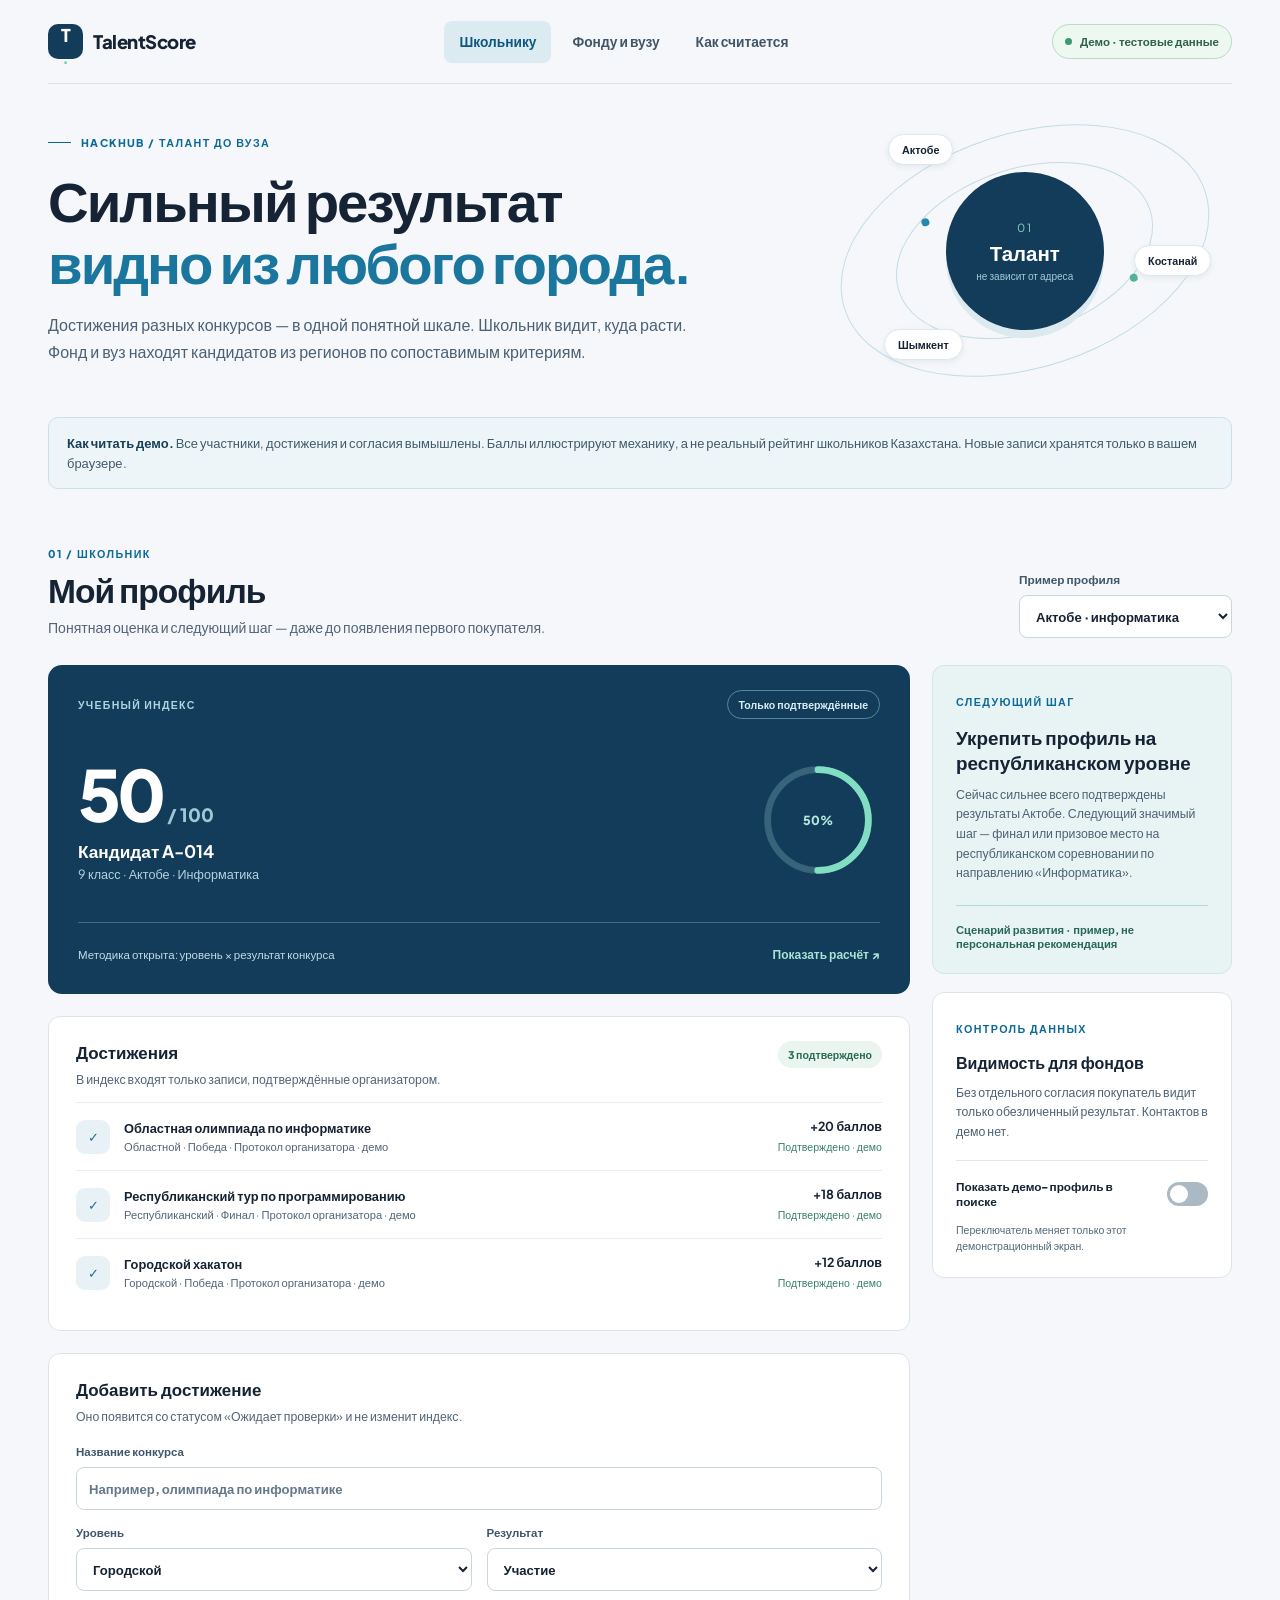
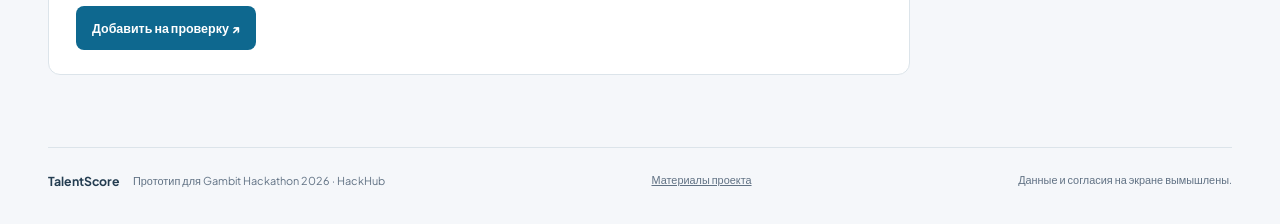
<file: index.html>
<!doctype html>
<html lang="ru">
<head>
  <meta charset="utf-8">
  <meta name="viewport" content="width=device-width, initial-scale=1">
  <meta name="theme-color" content="#f5f7fa">
  <meta name="description" content="TalentScore — прозрачное сравнение достижений школьников из регионов Казахстана. Интерактивный демонстрационный прототип для HackHub.">
  <title>TalentScore — талант виден по делу</title>
  <link rel="preconnect" href="https://fonts.googleapis.com">
  <link rel="preconnect" href="https://fonts.gstatic.com" crossorigin>
  <link href="https://fonts.googleapis.com/css2?family=Plus+Jakarta+Sans:wght@400;500;600;700;800&display=swap" rel="stylesheet">
  <link rel="stylesheet" href="styles.css">
  <script src="app.js" defer></script>
</head>
<body>
  <a class="skip-link" href="#main">К содержимому</a>
  <div class="app-shell">
    <header class="site-header">
      <a class="brand" href="#student" aria-label="TalentScore, главная"><span class="brand-mark" aria-hidden="true">T<span>.</span></span><span>TalentScore</span></a>
      <nav class="main-nav" aria-label="Разделы прототипа">
        <button class="nav-link is-active" data-view="student" aria-current="page">Школьнику</button>
        <button class="nav-link" data-view="buyer">Фонду и вузу</button>
        <button class="nav-link" data-view="method">Как считается</button>
      </nav>
      <span class="demo-badge"><span class="demo-dot"></span> Демо · тестовые данные</span>
    </header>

    <main id="main">
      <section class="intro" aria-labelledby="intro-title">
        <div class="intro-copy">
          <div class="eyebrow"><span class="eyebrow-line"></span> HACKHUB / ТАЛАНТ ДО ВУЗА</div>
          <h1 id="intro-title">Сильный результат<br><em>видно из любого города.</em></h1>
          <p>Достижения разных конкурсов — в одной понятной шкале. Школьник видит, куда расти. Фонд и вуз находят кандидатов из регионов по сопоставимым критериям.</p>
        </div>
        <div class="intro-graphic" aria-hidden="true">
          <div class="orbit orbit-one"></div><div class="orbit orbit-two"></div>
          <div class="graphic-center"><span>01</span><strong>Талант</strong><small>не зависит от адреса</small></div>
          <span class="graphic-label label-top">Актобе</span><span class="graphic-label label-bottom">Шымкент</span><span class="graphic-label label-right">Костанай</span>
        </div>
      </section>

      <div class="notice" role="note"><strong>Как читать демо.</strong> Все участники, достижения и согласия вымышлены. Баллы иллюстрируют механику, а не реальный рейтинг школьников Казахстана. Новые записи хранятся только в вашем браузере.</div>

      <section id="student-view" class="view" aria-labelledby="student-title">
        <div class="section-head"><div><span class="kicker">01 / ШКОЛЬНИК</span><h2 id="student-title">Мой профиль</h2><p>Понятная оценка и следующий шаг — даже до появления первого покупателя.</p></div><label class="profile-picker">Пример профиля<select id="profile-select"><option value="0">Актобе · информатика</option><option value="1">Шымкент · инженерия</option><option value="2">Костанай · анализ данных</option></select></label></div>
        <div class="student-layout">
          <div class="main-column">
            <article class="score-panel">
              <div class="panel-topline"><span>УЧЕБНЫЙ ИНДЕКС</span><span id="score-state" class="state-pill">Только подтверждённые</span></div>
              <div class="score-main"><div><div class="score-value"><span id="score-number">0</span><span class="score-max">/ 100</span></div><h3 id="profile-name">Кандидат A-014</h3><p id="profile-meta">9 класс · Актобе · Информатика</p></div><div class="score-ring" aria-hidden="true"><svg viewBox="0 0 128 128"><circle class="ring-track" cx="64" cy="64" r="52"/><circle id="ring-progress" class="ring-progress" cx="64" cy="64" r="52"/></svg><span id="ring-label">0</span></div></div>
              <div class="score-foot"><span>Методика открыта: уровень × результат конкурса</span><button class="text-button" data-view="method">Показать расчёт <span aria-hidden="true">↗</span></button></div>
            </article>
            <div class="content-block"><div class="block-head"><div><h3>Достижения</h3><p>В индекс входят только записи, подтверждённые организатором.</p></div><span id="verified-count" class="count-badge">0 подтверждено</span></div><div id="achievements-list" class="achievement-list"></div></div>
            <div class="content-block add-block"><div class="block-head"><div><h3>Добавить достижение</h3><p>Оно появится со статусом «Ожидает проверки» и не изменит индекс.</p></div></div><form id="achievement-form" class="add-form"><label>Название конкурса<input name="title" required maxlength="80" placeholder="Например, олимпиада по информатике"></label><div class="form-row"><label>Уровень<select name="level"><option value="city">Городской</option><option value="regional">Областной</option><option value="national">Республиканский</option><option value="international">Международный</option></select></label><label>Результат<select name="result"><option value="participant">Участие</option><option value="finalist">Финал</option><option value="medal">Призовое место</option><option value="winner">Победа</option></select></label></div><button class="primary-button" type="submit">Добавить на проверку <span aria-hidden="true">↗</span></button></form></div>
          </div>
          <aside class="side-column"><div class="side-panel next-step"><span class="side-index">СЛЕДУЮЩИЙ ШАГ</span><h3 id="next-title">Следующий шаг</h3><p id="next-copy"></p><div id="next-detail" class="next-detail"></div></div><div class="side-panel privacy-panel"><span class="side-index">КОНТРОЛЬ ДАННЫХ</span><h3>Видимость для фондов</h3><p>Без отдельного согласия покупатель видит только обезличенный результат. Контактов в демо нет.</p><label class="switch-row"><span>Показать демо-профиль в поиске</span><input id="consent-toggle" type="checkbox" role="switch"><span class="switch-track" aria-hidden="true"></span></label><small>Переключатель меняет только этот демонстрационный экран.</small></div></aside>
        </div>
      </section>

      <section id="buyer-view" class="view" aria-labelledby="buyer-title" hidden>
        <div class="section-head"><div><span class="kicker">02 / ФОНД И ВУЗ</span><h2 id="buyer-title">Найти талант в регионе</h2><p>Сравнивайте подтверждённые результаты по единой шкале. Личные данные закрыты до согласия.</p></div></div>
        <div class="buyer-layout"><aside class="filters"><div class="filter-head"><h3>Фильтры</h3><button id="reset-filters" class="text-button">Сбросить</button></div><label>Направление<select id="filter-domain"><option value="all">Все направления</option><option value="CS">Информатика</option><option value="Engineering">Инженерия</option><option value="Data">Анализ данных</option></select></label><label>Регион<select id="filter-region"><option value="all">Все регионы</option><option value="Актобе">Актобе</option><option value="Шымкент">Шымкент</option><option value="Костанай">Костанай</option></select></label><label>Индекс от <output id="min-output">0</output><input id="filter-min" type="range" min="0" max="90" step="10" value="0"></label><div class="filter-note">Результаты этой страницы сформированы из вымышленных профилей. Реального поиска и доступа к детям нет.</div></aside><div class="results"><div class="results-head"><h3>Кандидаты <span id="result-count">0</span></h3><span>По убыванию индекса</span></div><div id="candidate-list" class="candidate-list"></div><div id="empty-results" class="empty-results" hidden><strong>По этим условиям никого нет</strong><p>Попробуйте расширить регион или снизить минимальный индекс.</p></div></div></div>
        <div class="business-strip"><div><span class="kicker">МОДЕЛЬ ПИЛОТА</span><h3>Для первого клиента — отбор по запросу</h3><p>Гипотеза цены: 150 000 ₸ за месяц пилота для фонда или приёмной комиссии. Оплата за доступ к обезличенной подборке и согласованные знакомства. Цена не подтверждена интервью.</p></div><a href="#method" class="outline-button" data-view="method">Принципы отбора <span aria-hidden="true">↗</span></a></div>
      </section>

      <section id="method-view" class="view" aria-labelledby="method-title" hidden><div class="section-head"><div><span class="kicker">03 / МЕТОДИКА</span><h2 id="method-title">Баллы, которые можно объяснить</h2><p>Прозрачная модель для демонстрации. Коэффициенты и качество источников должны быть проверены с партнёрами до реального запуска.</p></div></div><div class="method-grid"><div class="method-main"><div class="formula"><span>ФОРМУЛА ДЕМО</span><strong>Индекс = min(100, Σ баллов подтверждённых достижений)</strong><p>Баллы достижения = вес уровня × коэффициент результата. Непроверенные записи дают 0 баллов. Здесь нет «Elo» и национального перцентиля без данных реальной выборки.</p></div><div class="weight-table-wrap"><table><caption>Веса событий</caption><thead><tr><th scope="col">Уровень</th><th scope="col">Базовый вес</th></tr></thead><tbody><tr><td>Городской</td><td>12</td></tr><tr><td>Областной</td><td>20</td></tr><tr><td>Республиканский</td><td>30</td></tr><tr><td>Международный</td><td>40</td></tr></tbody></table></div><div class="weight-table-wrap"><table><caption>Коэффициенты результата</caption><thead><tr><th scope="col">Результат</th><th scope="col">Множитель</th></tr></thead><tbody><tr><td>Участие</td><td>0,25</td></tr><tr><td>Финал</td><td>0,60</td></tr><tr><td>Призовое место</td><td>0,80</td></tr><tr><td>Победа</td><td>1,00</td></tr></tbody></table></div></div><aside class="method-side"><div class="side-panel"><span class="side-index">ИСТОЧНИК ДОВЕРИЯ</span><h3>Подтверждает организатор</h3><p>В рабочем продукте организатор передаёт итоговый протокол с кодами участников и результатами. Запись сопоставляется с профилем только после подтверждения школьником и законным представителем.</p></div><div class="side-panel"><span class="side-index">МИНИМУМ ДАННЫХ</span><h3>Покупатель видит только нужное</h3><p>По умолчанию: псевдоним, регион, направление, индекс и источник результата. Контакт возможен только после отдельного согласия. Заявку можно отозвать.</p></div><div class="side-panel"><span class="side-index">ОГРАНИЧЕНИЕ</span><h3>Сравнение внутри направления</h3><p>Индекс информатики нельзя честно сравнивать с инженерией без калибровки. Демо показывает фильтр по специализации; валидировать веса предстоит на исторических данных.</p></div></aside></div></section>
    </main>
    <footer class="site-footer"><div><strong>TalentScore</strong><span>Прототип для Gambit Hackathon 2026 · HackHub</span></div><a href="materials.html">Материалы проекта</a><span>Данные и согласия на экране вымышлены.</span></footer>
  </div>
</body>
</html>
</file>
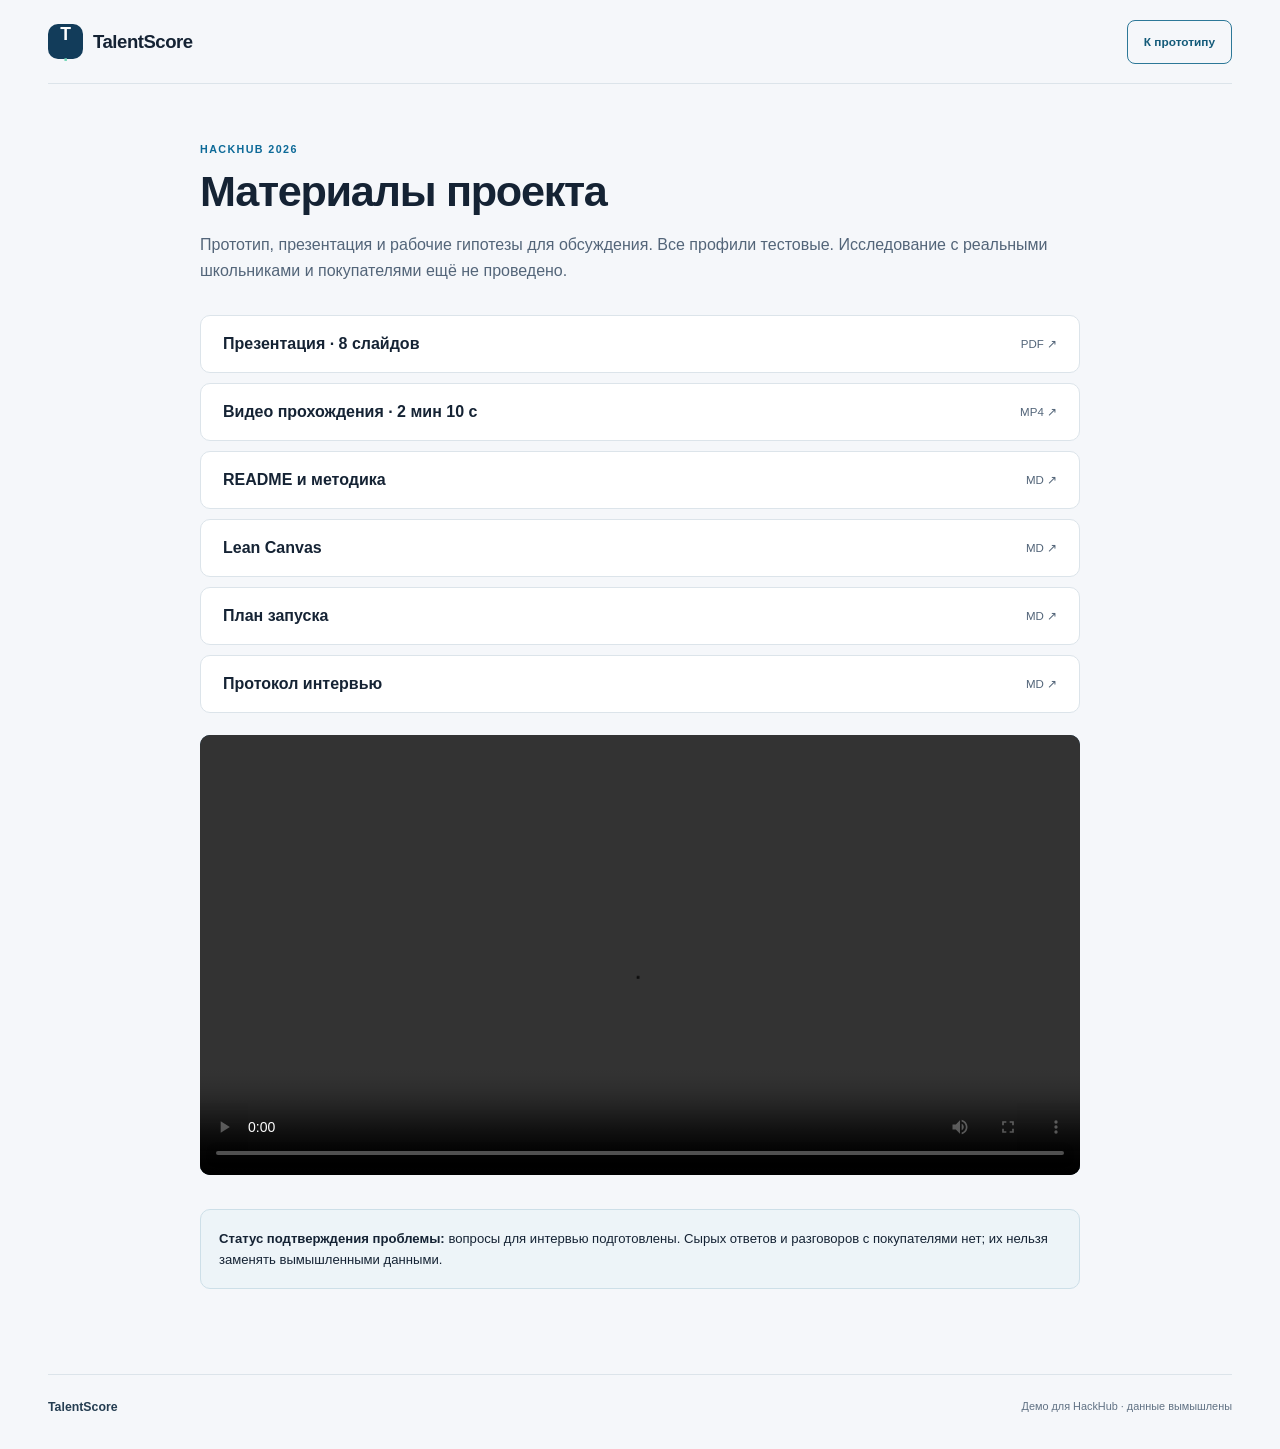
<file: materials.html>
<!doctype html><html lang="ru"><head><meta charset="utf-8"><meta name="viewport" content="width=device-width,initial-scale=1"><title>Материалы — TalentScore</title><link rel="stylesheet" href="styles.css"><style>.materials{max-width:880px;margin:55px auto 85px}.materials h1{font-size:2.7rem;letter-spacing:-.03em;margin:10px 0}.materials>p{color:#536579;line-height:1.65}.material-list{display:grid;gap:10px;margin-top:30px}.material-list a{display:flex;align-items:center;justify-content:space-between;gap:20px;background:#fff;border:1px solid #dce4ea;border-radius:10px;padding:19px 22px;text-decoration:none;font-weight:800}.material-list a:hover{background:#edf4f8}.material-list small{font-size:.72rem;color:#536579;font-weight:400}.materials video{width:100%;margin-top:22px;border-radius:10px;background:#123c5a}.materials .note{background:#edf4f8;border:1px solid #cddfe8;padding:18px;border-radius:10px;margin-top:30px;font-size:.82rem;line-height:1.6}</style></head><body><div class="app-shell"><header class="site-header"><a class="brand" href="index.html"><span class="brand-mark" aria-hidden="true">T<span>.</span></span><span>TalentScore</span></a><a class="outline-button" href="index.html">К прототипу</a></header><main class="materials"><span class="kicker">HACKHUB 2026</span><h1>Материалы проекта</h1><p>Прототип, презентация и рабочие гипотезы для обсуждения. Все профили тестовые. Исследование с реальными школьниками и покупателями ещё не проведено.</p><div class="material-list"><a href="TalentScore_HackHub.pdf"><span>Презентация · 8 слайдов</span><small>PDF ↗</small></a><a href="TalentScore_demo.mp4"><span>Видео прохождения · 2 мин 10 с</span><small>MP4 ↗</small></a><a href="README.md"><span>README и методика</span><small>MD ↗</small></a><a href="LEAN_CANVAS.md"><span>Lean Canvas</span><small>MD ↗</small></a><a href="PLAN_ZAPUSKA.md"><span>План запуска</span><small>MD ↗</small></a><a href="PROVERKA_PROBLEMY.md"><span>Протокол интервью</span><small>MD ↗</small></a></div><video controls preload="metadata" aria-label="Видео прохождения TalentScore"><source src="TalentScore_demo.mp4" type="video/mp4">Ваш браузер не поддерживает видео.</video><div class="note"><strong>Статус подтверждения проблемы:</strong> вопросы для интервью подготовлены. Сырых ответов и разговоров с покупателями нет; их нельзя заменять вымышленными данными.</div></main><footer class="site-footer"><strong>TalentScore</strong><span>Демо для HackHub · данные вымышлены</span></footer></div></body></html>
</file>
<file: styles.css>
:root{font-family:'Plus Jakarta Sans',Arial,sans-serif;color:#152334;background:#f5f7fa;font-synthesis:none;--ink:#152334;--muted:#536579;--line:#dce4ea;--blue:#146899;--deep:#123c5a;--wash:#edf4f8;--green:#266c5b}*{box-sizing:border-box}html{scroll-behavior:smooth}body{margin:0;min-width:320px}button,input,select{font:inherit}button{cursor:pointer}a{color:inherit}button:focus-visible,a:focus-visible,input:focus-visible,select:focus-visible{outline:3px solid #ffb347;outline-offset:3px}.skip-link{position:absolute;left:-999px;top:10px;background:#fff;padding:10px;z-index:10}.skip-link:focus{left:10px}.app-shell{max-width:1440px;margin:auto;padding:0 48px}.site-header{height:84px;display:flex;align-items:center;justify-content:space-between;gap:24px;border-bottom:1px solid var(--line)}.brand{display:flex;align-items:center;gap:10px;text-decoration:none;font-size:1.16rem;font-weight:800;letter-spacing:-.025em;white-space:nowrap}.brand-mark{width:35px;height:35px;border-radius:10px;background:var(--deep);color:#fff;display:grid;place-items:center;font-size:1.1rem}.brand-mark span{color:#77d7b9}.main-nav{display:flex;gap:6px;align-self:stretch;align-items:center}.nav-link{height:42px;border:0;background:transparent;padding:0 15px;border-radius:8px;color:#415569;font-weight:700;font-size:.86rem;transition:background .2s,color .2s}.nav-link:hover{background:#e8eef3}.nav-link.is-active{background:#dceaf2;color:#0c587f}.demo-badge{display:inline-flex;align-items:center;gap:8px;font-size:.72rem;font-weight:800;color:#30614f;border:1px solid #bcd9ca;background:#edf8f1;padding:9px 12px;border-radius:100px;white-space:nowrap}.demo-dot{width:7px;height:7px;background:#3c9a71;border-radius:50%}.intro{min-height:318px;display:grid;grid-template-columns:1.3fr .7fr;align-items:center;overflow:hidden}.intro-copy{padding:52px 0}.eyebrow,.kicker,.side-index{font-size:.67rem;font-weight:800;letter-spacing:.13em;color:#0d6a98}.eyebrow{display:flex;align-items:center;gap:10px}.eyebrow-line{height:1px;width:23px;background:#0d6a98}.intro h1{font-size:clamp(2.25rem,4.4vw,4.65rem);line-height:1.1;letter-spacing:-.035em;margin:20px 0 18px;max-width:850px;text-wrap:balance}.intro h1 em{color:#1b769e;font-style:normal}.intro p{color:#4b6176;line-height:1.7;font-size:1rem;max-width:650px;margin:0}.intro-graphic{height:278px;position:relative;display:flex;align-items:center;justify-content:center;isolation:isolate}.orbit{position:absolute;border:1px solid #c3dce7;border-radius:50%;transform:rotate(-18deg)}.orbit-one{width:265px;height:165px}.orbit-two{width:380px;height:235px}.orbit:after{content:'';position:absolute;width:8px;height:8px;border-radius:50%;background:#2489ae;top:12%;left:16%}.orbit-two:after{top:74%;left:74%;background:#52b39b}.graphic-center{width:158px;height:158px;background:var(--deep);border-radius:50%;color:white;display:flex;flex-direction:column;justify-content:center;align-items:center;box-shadow:0 8px 0 #dceaf0;z-index:1}.graphic-center span{font-size:.7rem;letter-spacing:.2em;color:#8ed3c3}.graphic-center strong{font-size:1.28rem;margin-top:6px}.graphic-center small{font-size:.63rem;margin-top:4px;color:#a5c8d6}.graphic-label{position:absolute;background:#fff;border:1px solid #dce8ed;border-radius:100px;padding:8px 13px;font-size:.67rem;font-weight:800;box-shadow:0 2px 5px #c8d4da66}.label-top{top:22px;left:17%}.label-bottom{bottom:30px;left:16%}.label-right{right:5%;top:48%}.notice{border:1px solid #cddfe8;background:#eef5f8;border-radius:10px;padding:15px 18px;color:#405a6b;font-size:.81rem;line-height:1.55}.notice strong{color:#183f56}.view{padding:52px 0 72px}.view[hidden]{display:none}.section-head{display:flex;align-items:end;justify-content:space-between;gap:24px;margin-bottom:27px}.section-head h2{font-size:2.1rem;letter-spacing:-.03em;line-height:1.2;margin:7px 0}.section-head p{color:var(--muted);margin:0;line-height:1.5;font-size:.88rem;max-width:650px}.profile-picker,.filters label,.add-form label{display:flex;flex-direction:column;gap:8px;font-size:.74rem;font-weight:800;color:#40566a}.profile-picker select,.filters select,.add-form select,.add-form input{height:43px;border:1px solid #c9d5df;border-radius:8px;background:#fff;color:var(--ink);padding:0 12px;font-size:.82rem;min-width:200px}.student-layout{display:grid;grid-template-columns:minmax(0,1fr) 300px;gap:22px}.main-column,.side-column{min-width:0}.score-panel{background:var(--deep);border-radius:14px;color:#fff;padding:25px 30px}.panel-topline{display:flex;justify-content:space-between;align-items:center;gap:12px;color:#afd4e1;letter-spacing:.12em;font-size:.66rem;font-weight:800}.state-pill{border:1px solid #5b879e;border-radius:100px;padding:7px 11px;color:#d6edf2;letter-spacing:0;font-size:.66rem}.score-main{display:flex;align-items:center;justify-content:space-between;gap:20px;min-height:203px}.score-value{font-size:4.4rem;font-weight:800;line-height:1;letter-spacing:-.05em}.score-max{font-size:1.15rem;color:#9fc7d5;letter-spacing:0;margin-left:4px}.score-main h3{font-size:1.08rem;margin:11px 0 3px}.score-main p{font-size:.79rem;color:#b6d2dd;margin:0}.score-ring{width:124px;height:124px;position:relative;flex:0 0 124px}.score-ring svg{width:100%;height:100%;transform:rotate(-90deg)}.score-ring circle{fill:none;stroke-width:7}.ring-track{stroke:#37637b}.ring-progress{stroke:#81dec3;stroke-linecap:round;stroke-dasharray:326.73;stroke-dashoffset:326.73;transition:stroke-dashoffset .5s}.score-ring span{position:absolute;inset:0;display:grid;place-items:center;color:#b7e8db;font-size:.78rem;font-weight:800}.score-foot{border-top:1px solid #456a80;padding-top:17px;display:flex;justify-content:space-between;gap:14px;align-items:center;color:#c3dbe3;font-size:.72rem}.text-button{border:0;background:transparent;color:#0d658d;font-size:.75rem;font-weight:800;padding:7px 0}.score-foot .text-button{color:#a6e4d2;white-space:nowrap}.text-button:hover{text-decoration:underline}.content-block{margin-top:22px;background:#fff;border:1px solid var(--line);border-radius:12px;padding:24px 27px}.block-head,.results-head,.filter-head{display:flex;align-items:start;justify-content:space-between;gap:15px}.block-head h3,.results-head h3,.filter-head h3{font-size:1.06rem;margin:0 0 6px}.block-head p{font-size:.77rem;color:var(--muted);margin:0;line-height:1.5}.count-badge{white-space:nowrap;color:#2a6a59;background:#eaf5ef;border-radius:100px;padding:7px 10px;font-size:.66rem;font-weight:800}.achievement-list{margin-top:14px}.achievement{display:grid;grid-template-columns:35px minmax(0,1fr) auto;align-items:center;gap:13px;padding:15px 0;border-top:1px solid #e8edf1}.achievement-icon{width:34px;height:34px;background:#e8f2f6;color:#206f91;border-radius:9px;display:grid;place-items:center;font-size:.8rem;font-weight:800}.achievement.pending .achievement-icon{background:#f4f0e9;color:#8a6941}.achievement h4{font-size:.8rem;margin:0 0 3px}.achievement p{font-size:.7rem;color:var(--muted);margin:0}.achievement-status{text-align:right}.achievement-status strong{display:block;font-size:.78rem}.achievement-status small{font-size:.66rem;color:#3b8067}.achievement.pending .achievement-status small{color:#876e46}.add-form{margin-top:18px;display:grid;gap:15px}.add-form label{font-size:.72rem}.add-form input{width:100%}.add-form input::placeholder{color:#65788b}.form-row{display:grid;grid-template-columns:1fr 1fr;gap:15px}.form-row select{width:100%;min-width:0}.primary-button{justify-self:start;background:#0e688f;border:0;color:white;border-radius:8px;padding:12px 16px;font-size:.78rem;font-weight:800;min-height:44px;transition:background .2s,transform .2s}.primary-button:hover{background:#075171;transform:translateY(-1px)}.side-panel{background:#fff;border:1px solid var(--line);border-radius:12px;padding:23px;margin-bottom:18px}.side-panel h3{font-size:1rem;line-height:1.35;margin:15px 0 9px}.side-panel p{font-size:.77rem;color:#4d6275;line-height:1.6;margin:0}.next-step{background:#e8f3f4;border-color:#d1e6e7}.next-step h3{font-size:1.18rem}.next-detail{font-size:.7rem;font-weight:800;color:#276858;margin-top:22px;padding-top:16px;border-top:1px solid #b7d7d6}.switch-row{display:flex;align-items:center;gap:12px;margin-top:18px;border-top:1px solid #e3e8ec;padding-top:18px;font-size:.74rem;font-weight:800;cursor:pointer}.switch-row span:first-child{flex:1}.switch-row input{position:absolute;opacity:0;width:1px;height:1px}.switch-track{height:24px;width:41px;border-radius:100px;background:#aab9c4;position:relative;flex:0 0 41px;transition:background .2s}.switch-track:after{content:'';width:18px;height:18px;background:white;position:absolute;top:3px;left:3px;border-radius:50%;transition:transform .2s}.switch-row input:checked+.switch-track{background:#1e866f}.switch-row input:checked+.switch-track:after{transform:translateX(17px)}.switch-row input:focus-visible+.switch-track{outline:3px solid #ffb347;outline-offset:3px}.privacy-panel small{display:block;margin-top:13px;color:#536b7a;font-size:.66rem;line-height:1.5}.buyer-layout{display:grid;grid-template-columns:245px minmax(0,1fr);gap:25px;align-items:start}.filters{background:white;border:1px solid var(--line);padding:22px;border-radius:12px;display:grid;gap:21px}.filter-head{align-items:center}.filter-head h3{margin:0}.filters label{gap:8px}.filters select{min-width:0;width:100%}.filters input[type=range]{accent-color:#0b719b;width:100%}.filter-note{font-size:.69rem;line-height:1.6;color:#5d6c7b;border-top:1px solid var(--line);padding-top:17px}.results-head{align-items:center;padding:2px 0 15px}.results-head h3{margin:0}.results-head h3 span{font-size:.71rem;color:#3d7190;background:#e0eef3;padding:5px 8px;border-radius:100px;margin-left:4px}.results-head>span{font-size:.7rem;color:#71818e}.candidate-list{display:grid;gap:10px}.candidate{background:#fff;border:1px solid var(--line);border-radius:10px;padding:20px 22px;display:grid;grid-template-columns:58px minmax(0,1fr) auto;gap:18px;align-items:center}.candidate-score{width:55px;height:55px;background:#e5f0f5;border-radius:10px;color:#115c7c;display:grid;place-items:center;font-size:1.15rem;font-weight:800}.candidate h4{font-size:.92rem;margin:0 0 5px}.candidate p{font-size:.74rem;color:#4f6477;margin:0}.candidate small{display:block;font-size:.66rem;color:#4b7b67;margin-top:8px}.candidate-action{text-align:right}.candidate-action button{border:1px solid #bbd7e4;background:white;color:#146080;border-radius:7px;padding:9px 12px;font-size:.71rem;font-weight:800;min-height:40px}.candidate-action button:hover{background:#eaf4f7}.candidate-action button:disabled{color:#71818e;border-color:#d9e1e7;background:#f4f6f8;cursor:not-allowed}.candidate-action span{display:block;font-size:.64rem;color:#647889;margin-top:7px;max-width:150px;line-height:1.4}.empty-results{padding:35px;border:1px dashed #b5c8d3;border-radius:10px;text-align:center;background:#fff}.empty-results p{color:var(--muted);font-size:.8rem}.business-strip{margin-top:29px;background:#dcecf1;border-radius:12px;padding:25px 30px;display:flex;justify-content:space-between;align-items:center;gap:25px}.business-strip h3{font-size:1.05rem;margin:8px 0}.business-strip p{font-size:.77rem;line-height:1.6;color:#466274;max-width:750px;margin:0}.outline-button{white-space:nowrap;text-decoration:none;border:1px solid #2d7898;border-radius:8px;padding:12px 16px;color:#135a79;font-size:.74rem;font-weight:800;min-height:44px;display:inline-flex;align-items:center;gap:8px}.outline-button:hover{background:#cde4eb}.method-grid{display:grid;grid-template-columns:minmax(0,1fr) 300px;gap:22px}.method-main{display:grid;grid-template-columns:1fr 1fr;gap:18px;align-content:start}.formula{grid-column:1/-1;background:var(--deep);border-radius:12px;color:#fff;padding:27px}.formula span{display:block;color:#a6d9dc;font-size:.67rem;font-weight:800;letter-spacing:.13em;margin-bottom:15px}.formula strong{display:block;font-size:1.12rem;line-height:1.45}.formula p{font-size:.78rem;color:#c0d8e2;line-height:1.65;max-width:700px;margin-bottom:0}.weight-table-wrap{background:#fff;border:1px solid var(--line);border-radius:10px;padding:20px}table{border-collapse:collapse;width:100%;text-align:left}caption{text-align:left;font-weight:800;font-size:.9rem;margin-bottom:15px}th{font-size:.65rem;color:#536a7b}td{font-size:.75rem}th,td{border-bottom:1px solid #e8edf1;padding:10px 0}tr:last-child td{border-bottom:0}.site-footer{border-top:1px solid var(--line);padding:25px 0 35px;display:flex;justify-content:space-between;gap:20px;color:#617284;font-size:.68rem}.site-footer div{display:flex;align-items:center;gap:13px}.site-footer strong{color:#243d51;font-size:.77rem}@media(max-width:1020px){.app-shell{padding:0 28px}.demo-badge{display:none}.intro{grid-template-columns:1fr 250px}.orbit-two{width:310px}.student-layout,.method-grid{grid-template-columns:minmax(0,1fr) 260px}}@media(max-width:760px){.app-shell{padding:0 18px}.site-header{height:auto;min-height:75px;flex-wrap:wrap;gap:0;padding:14px 0}.main-nav{order:3;width:100%;overflow-x:auto;justify-content:space-between;margin-top:12px}.nav-link{padding:0 9px;white-space:nowrap}.intro{grid-template-columns:1fr;min-height:0}.intro-copy{padding:35px 0 25px}.intro h1{font-size:clamp(2.2rem,8vw,3.6rem)}.intro-graphic{display:none}.view{padding:38px 0 55px}.section-head{align-items:start;flex-direction:column}.section-head h2{font-size:1.8rem}.profile-picker,.profile-picker select{width:100%}.student-layout,.method-grid,.buyer-layout{grid-template-columns:1fr}.side-column{display:grid;grid-template-columns:1fr 1fr;gap:15px}.side-panel{margin:0}.filters{grid-template-columns:1fr 1fr}.filter-head,.filter-note{grid-column:1/-1}.business-strip{flex-direction:column;align-items:start}.site-footer,.site-footer div{align-items:start;flex-direction:column;gap:7px}}@media(max-width:560px){.score-panel{padding:20px}.score-main{min-height:175px}.score-value{font-size:3.4rem}.score-ring{width:92px;height:92px;flex-basis:92px}.score-foot{align-items:start;flex-direction:column}.content-block{padding:20px}.block-head{align-items:start;flex-direction:column}.achievement{grid-template-columns:30px minmax(0,1fr) auto;gap:9px}.achievement h4{font-size:.74rem}.achievement-status strong{font-size:.7rem}.side-column,.method-main,.filters{grid-template-columns:1fr}.filter-head,.filter-note{grid-column:auto}.candidate{grid-template-columns:47px 1fr;gap:11px;padding:16px}.candidate-score{width:45px;height:45px;font-size:1rem}.candidate-action{grid-column:2;text-align:left}.candidate-action span{max-width:none}.formula{grid-column:auto}.business-strip{padding:22px}}@media(prefers-reduced-motion:reduce){html{scroll-behavior:auto}*,*:before,*:after{transition-duration:.01ms!important;animation-duration:.01ms!important}}
</file>
